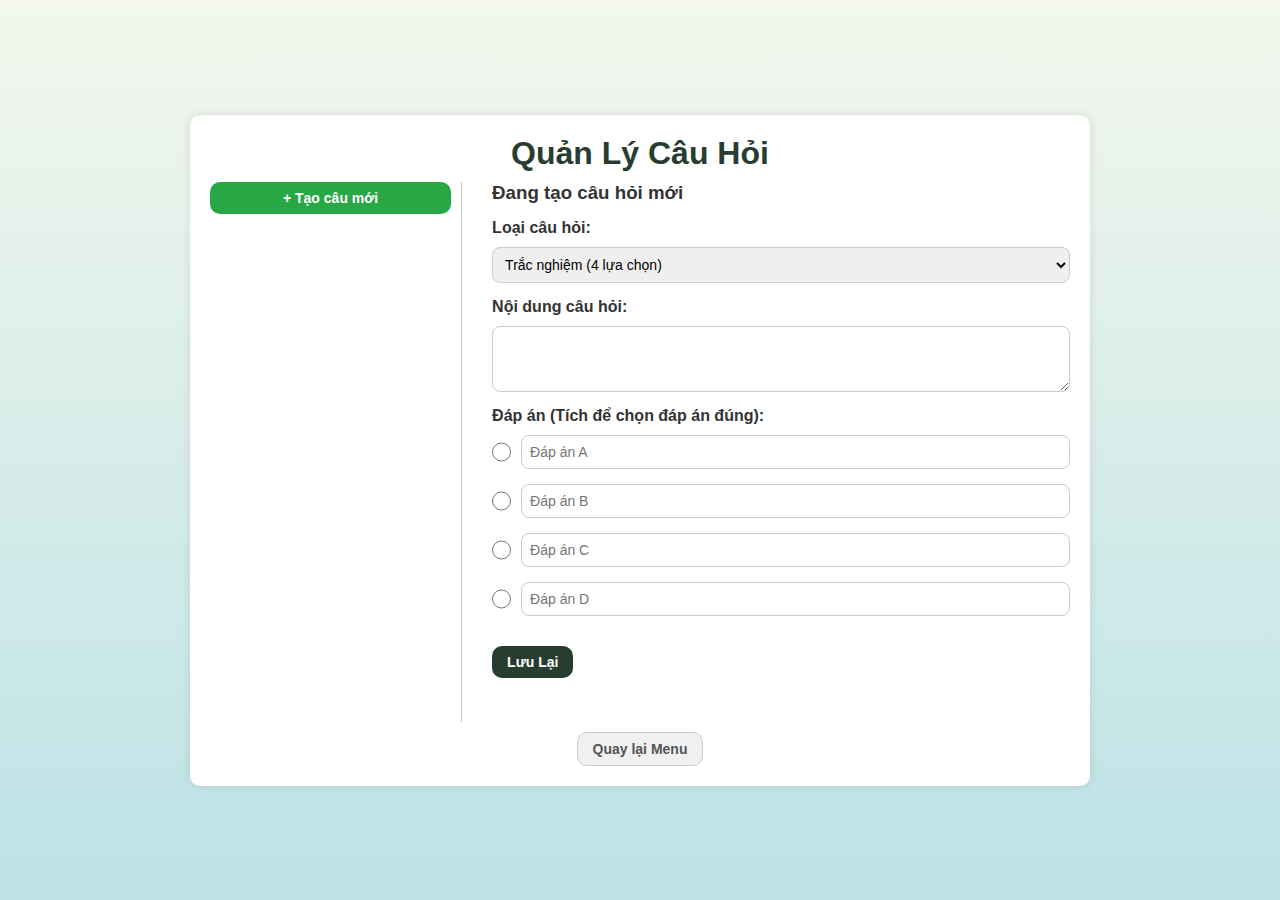
<file: add_question.html>
<!DOCTYPE html>
<html lang="vi">
<head>
    <meta charset="UTF-8">
    <meta name="viewport" content="width=device-width, initial-scale=1.0">
    <title>Quản lý câu hỏi</title>
    <link rel="stylesheet" href="./style.css">
    <style>
        /* Ghi đè style wrapper để rộng hơn cho trang quản lý */
        .wrapper { width: 90rem; max-width: 95%; padding: 2rem; }
        
        /* Layout chia 2 cột */
        .manage-container {
            display: flex;
            gap: 2rem;
            height: 60vh; /* Chiều cao cố định để scroll */
            text-align: left;
        }

        /* Cột bên trái: Danh sách */
        .sidebar {
            width: 30%;
            border-right: 1px solid #ccc;
            padding-right: 1rem;
            overflow-y: auto;
            display: flex;
            flex-direction: column;
            gap: 0.5rem;
        }
        
        .question-item {
            padding: 1rem;
            border: 1px solid #eee;
            border-radius: 8px;
            cursor: pointer;
            transition: 0.2s;
            background: #f9f9f9;
        }
        .question-item:hover { background: #e0e0e0; }
        .question-item.active {
            background: var(--main-clr);
            color: white;
            border-color: var(--main-clr);
        }
        .question-preview {
            font-size: 1.3rem;
            white-space: nowrap;
            overflow: hidden;
            text-overflow: ellipsis;
        }
        .question-index {
            font-weight: bold;
            font-size: 1.2rem;
            margin-bottom: 0.3rem;
        }

        /* Cột bên phải: Form */
        .editor {
            width: 70%;
            overflow-y: auto;
            padding-left: 1rem;
        }

        /* CSS Form */
        .form-group { margin-bottom: 1.5rem; }
        .form-group label { display: block; margin-bottom: 0.5rem; font-weight: bold; }
        .form-group textarea, .form-group select, .form-group input[type="text"] {
            width: 100%; padding: 0.8rem; border: 1px solid #ccc; border-radius: 8px; font-size: 1.4rem;
        }
        .answer-group { display: flex; align-items: center; gap: 1rem; margin-bottom: 1rem; }
        .answer-group input[type="radio"] { width: 20px; height: 20px; cursor: pointer; }
        .hidden { display: none; }
        
        .btn-group { display: flex; gap: 1rem; margin-top: 2rem; }
        .btn-small { padding: 0.8rem 1.5rem; font-size: 1.4rem; width: auto; }
        .btn-add-new { background-color: #28a745; color: white; margin-bottom: 1rem; }
    </style>
</head>
<body>

    <div class="wrapper">
        <h1 style="text-align: center; color: var(--main-clr); margin-bottom: 1rem;">Quản Lý Câu Hỏi</h1>
        
        <div class="manage-container">
            <div class="sidebar">
                <button class="btn btn-small btn-add-new" id="btn-create-new">+ Tạo câu mới</button>
                <div id="questions-list">
                    </div>
            </div>

            <div class="editor">
                <form id="question-form">
                    <h3 id="form-title" style="margin-bottom: 1.5rem;">Đang tạo câu hỏi mới</h3>
                    
                    <div class="form-group">
                        <label>Loại câu hỏi:</label>
                        <select id="question-type">
                            <option value="4-choice">Trắc nghiệm (4 lựa chọn)</option>
                            <option value="true-false">Đúng / Sai</option>
                        </select>
                    </div>

                    <div class="form-group">
                        <label>Nội dung câu hỏi:</label>
                        <textarea id="question-content" rows="3" required></textarea>
                    </div>

                    <div class="form-group">
                        <label>Đáp án (Tích để chọn đáp án đúng):</label>
                        
                        <div class="answer-group">
                            <input type="radio" name="correct-answer" value="0" required>
                            <input type="text" id="answer-0" placeholder="Đáp án A" required>
                        </div>
                        <div class="answer-group">
                            <input type="radio" name="correct-answer" value="1">
                            <input type="text" id="answer-1" placeholder="Đáp án B" required>
                        </div>
                        <div class="answer-group optional-answer">
                            <input type="radio" name="correct-answer" value="2">
                            <input type="text" id="answer-2" placeholder="Đáp án C">
                        </div>
                        <div class="answer-group optional-answer">
                            <input type="radio" name="correct-answer" value="3">
                            <input type="text" id="answer-3" placeholder="Đáp án D">
                        </div>
                    </div>

                    <div class="btn-group">
                        <button type="submit" class="btn btn-small">Lưu Lại</button>
                        <button type="button" class="btn btn-small btn-danger" id="btn-delete" style="display: none;">Xoá</button>
                    </div>
                </form>
            </div>
        </div>
        
        <div style="text-align: center; margin-top: 1rem;">
             <button class="btn btn-small btn-secondary" onclick="location.href='menu.html'">Quay lại Menu</button>
        </div>
    </div>

    <script>
        // DOM Elements
        const listContainer = document.getElementById('questions-list');
        const form = document.getElementById('question-form');
        const formTitle = document.getElementById('form-title');
        const btnCreateNew = document.getElementById('btn-create-new');
        const btnDelete = document.getElementById('btn-delete');
        
        // Inputs
        const typeSelect = document.getElementById('question-type');
        const contentInput = document.getElementById('question-content');
        const inputs = [
            document.getElementById('answer-0'),
            document.getElementById('answer-1'),
            document.getElementById('answer-2'),
            document.getElementById('answer-3')
        ];
        const radios = document.getElementsByName('correct-answer');
        const optionalAnswers = document.querySelectorAll('.optional-answer');

        // State
        let questions = JSON.parse(localStorage.getItem('customQuestions')) || [];
        let editingIndex = -1; // -1 nghĩa là đang tạo mới

        // --- HÀM RENDER DANH SÁCH BÊN TRÁI ---
        function renderList() {
            listContainer.innerHTML = '';
            questions.forEach((q, index) => {
                const div = document.createElement('div');
                div.className = `question-item ${index === editingIndex ? 'active' : ''}`;
                div.innerHTML = `
                    <div class="question-index">Câu ${index + 1}</div>
                    <div class="question-preview">${q.question || '(Trống)'}</div>
                `;
                div.addEventListener('click', () => loadQuestionToForm(index));
                listContainer.appendChild(div);
            });
        }

        // --- HÀM LOAD CÂU HỎI VÀO FORM ---
        function loadQuestionToForm(index) {
            editingIndex = index;
            const q = questions[index];
            
            // UI Update
            renderList(); // Để cập nhật class 'active'
            formTitle.innerText = `Chỉnh sửa câu ${index + 1}`;
            btnDelete.style.display = 'block';

            // Fill Data
            contentInput.value = q.question;
            
            // Xác định loại (2 hay 4 đáp án)
            if (q.answers.length === 2) {
                typeSelect.value = 'true-false';
            } else {
                typeSelect.value = '4-choice';
            }
            // Trigger sự kiện change để ẩn/hiện ô input
            typeSelect.dispatchEvent(new Event('change'));

            // Điền đáp án
            inputs.forEach((input, i) => {
                input.value = q.answers[i] || '';
            });

            // Chọn radio đúng
            const correctIdx = q.answers.indexOf(q.answer);
            if (correctIdx !== -1) {
                radios[correctIdx].checked = true;
            }
        }

        // --- HÀM RESET FORM ĐỂ TẠO MỚI ---
        function resetForm() {
            editingIndex = -1;
            form.reset();
            formTitle.innerText = "Đang tạo câu hỏi mới";
            btnDelete.style.display = 'none';
            typeSelect.value = '4-choice';
            typeSelect.dispatchEvent(new Event('change'));
            
            renderList();
        }

        // --- SỰ KIỆN: Đổi loại câu hỏi ---
        typeSelect.addEventListener('change', function() {
            if (this.value === 'true-false') {
                optionalAnswers.forEach(el => el.classList.add('hidden'));
                if(editingIndex === -1) { // Chỉ điền tự động khi tạo mới
                    inputs[0].value = "Đúng";
                    inputs[1].value = "Sai";
                }
                inputs[2].removeAttribute('required');
                inputs[3].removeAttribute('required');
            } else {
                optionalAnswers.forEach(el => el.classList.remove('hidden'));
                if(editingIndex === -1) {
                    inputs[0].value = ""; inputs[1].value = "";
                }
                inputs[2].setAttribute('required', 'true');
                inputs[3].setAttribute('required', 'true');
            }
        });

        // --- SỰ KIỆN: Lưu (Submit) ---
        form.addEventListener('submit', function(e) {
            e.preventDefault();
            
            // Lấy dữ liệu
            const type = typeSelect.value;
            let answersArr = [];
            
            if (type === 'true-false') {
                answersArr = [inputs[0].value, inputs[1].value];
            } else {
                answersArr = inputs.map(i => i.value);
            }

            // Tìm index đáp án đúng
            let correctIndex = 0;
            for(let i=0; i<radios.length; i++) {
                if(radios[i].checked) correctIndex = i;
            }

            const newQ = {
                quiz_id: editingIndex === -1 ? "custom_" + Date.now() : questions[editingIndex].quiz_id,
                question: contentInput.value,
                answers: answersArr,
                answer: answersArr[correctIndex]
            };

            if (editingIndex === -1) {
                questions.push(newQ);
            } else {
                questions[editingIndex] = newQ;
            }

            localStorage.setItem('customQuestions', JSON.stringify(questions));
            
            alert('Đã lưu thành công!');
            if (editingIndex === -1) resetForm(); 
            else renderList();
        });

        // --- SỰ KIỆN: Xoá ---
        btnDelete.addEventListener('click', function() {
            if (confirm('Bạn có chắc chắn muốn xoá câu hỏi này?')) {
                questions.splice(editingIndex, 1);
                localStorage.setItem('customQuestions', JSON.stringify(questions));
                resetForm();
                renderList();
            }
        });

        btnCreateNew.addEventListener('click', resetForm);

        // Khởi chạy
        renderList();
        typeSelect.dispatchEvent(new Event('change')); 
    </script>
</body>
</html>
</file>
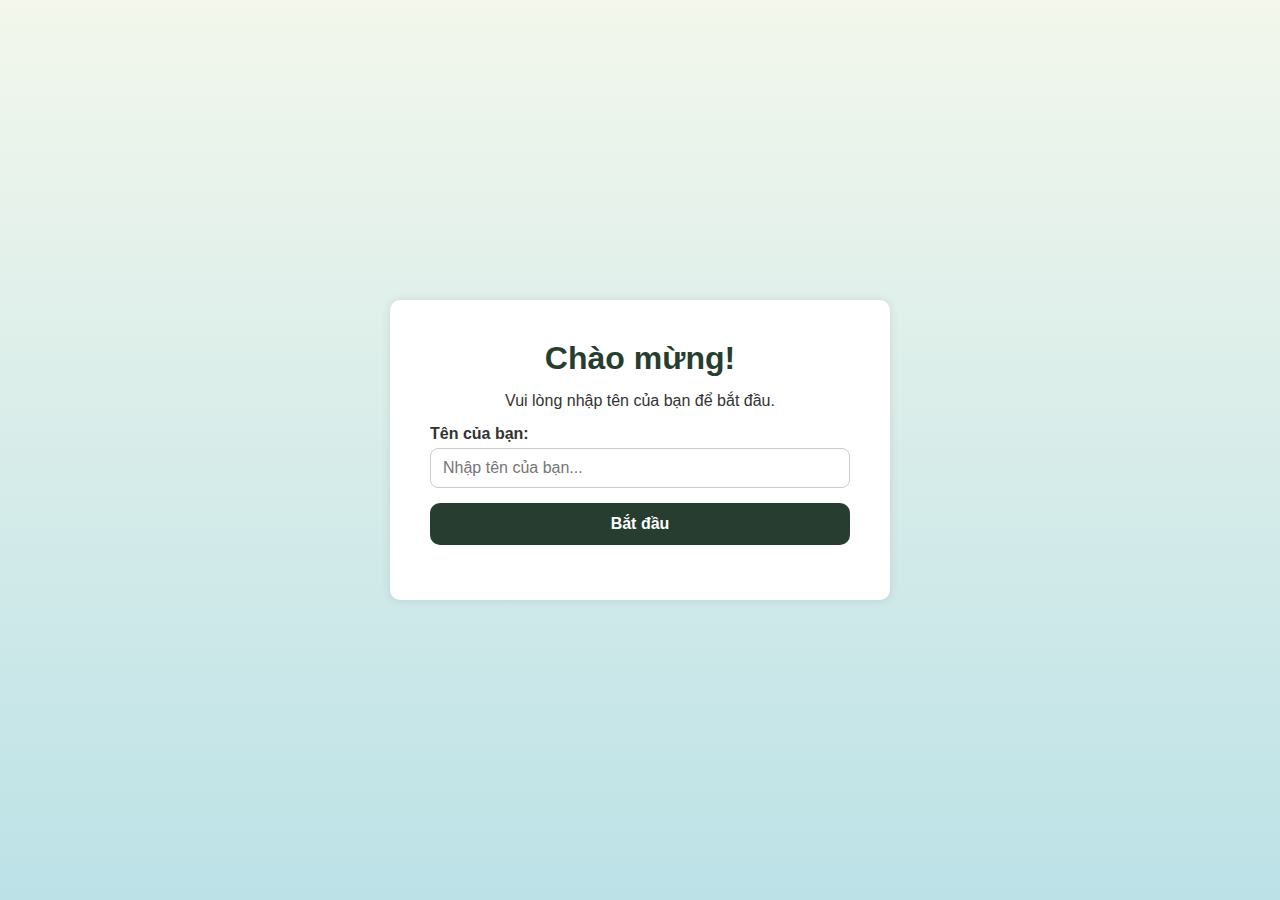
<file: login.html>
<!DOCTYPE html>
<html lang="vi">
<head>
    <meta charset="UTF-8">
    <meta name="viewport" content="width=device-width, initial-scale=1.0">
    <title>Đăng nhập - Đồ án Trắc nghiệm</title>
    <link rel="stylesheet" href="./style.css">
</head>
<body>

    <div class="wrapper">
        <form id="login-form" class="container">
            <h1>Chào mừng!</h1>
            <p>Vui lòng nhập tên của bạn để bắt đầu.</p>
            
            <div class="form-group">
                <label for="username">Tên của bạn:</label>
                <input type="text" id="username" placeholder="Nhập tên của bạn..." required>
            </div>
            
            <button type_submit="submit" class="btn">Bắt đầu</button>
        </form>
    </div>

    <script>
        // Xử lý logic đăng nhập
        document.getElementById('login-form').addEventListener('submit', function(e) {
            e.preventDefault(); // Ngăn form gửi đi
            
            const usernameInput = document.getElementById('username');
            const username = usernameInput.value.trim(); // Lấy tên và xoá khoảng trắng thừa
            
            if (username) {
                // Lưu tên người dùng vào "database" cục bộ của trình duyệt
                localStorage.setItem('currentUser', username);
                
                // Chuyển hướng đến trang menu chính
                window.location.href = 'menu.html';
            } else {
                alert('Vui lòng nhập tên của bạn!');
            }
        });
    </script>

</body>
</html>
</file>
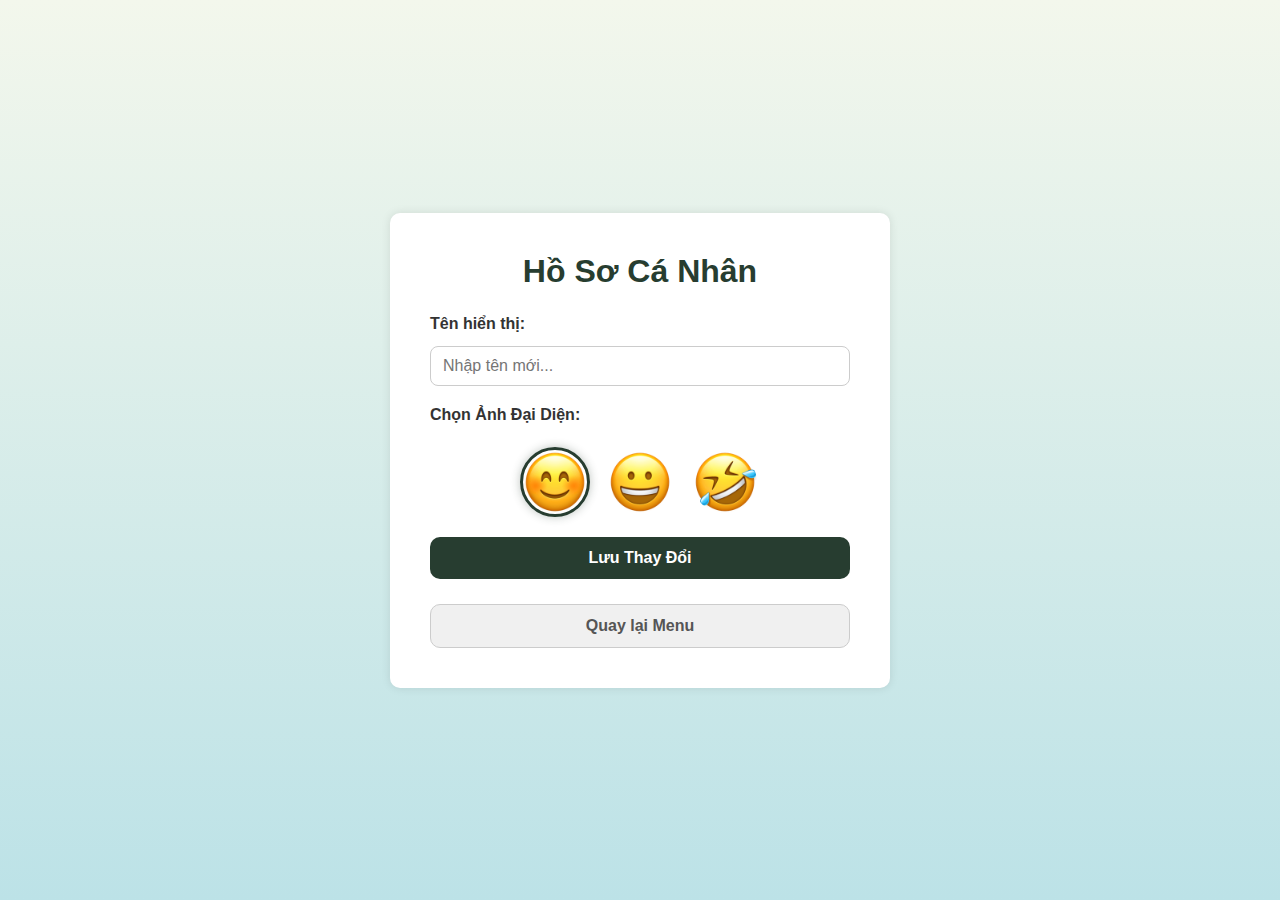
<file: profile.html>
<!DOCTYPE html>
<html lang="vi">
<head>
    <meta charset="UTF-8">
    <meta name="viewport" content="width=device-width, initial-scale=1.0">
    <title>Hồ sơ cá nhân</title>
    <link rel="stylesheet" href="style.css">
    <style>
        .avatar-selector {
            display: flex;
            justify-content: center;
            gap: 15px;
            margin-top: 10px;
        }
        .avatar-selector img {
            width: 70px;
            height: 70px;
            border-radius: 50%;
            cursor: pointer;
            border: 3px solid transparent;
            object-fit: cover;
            transition: 0.2s;
        }
        .avatar-selector img:hover {
            transform: scale(1.1);
        }
        .avatar-selector img.selected {
            border: 3px solid var(--main-clr);
            box-shadow: 0 0 10px rgba(39, 61, 48, 0.3);
        }
        
        .form-group { margin-bottom: 2rem; text-align: left; }
        .form-group label { display: block; margin-bottom: 0.8rem; font-weight: bold; }
    </style>
</head>
<body>

    <div class="wrapper">
        <div class="container">
            <h1 style="text-align: center; margin-bottom: 1rem;">Hồ Sơ Cá Nhân</h1>
            
            <form id="profile-form">
                <div class="form-group">
                    <label for="username-input">Tên hiển thị:</label>
                    <input type="text" id="username-input" required placeholder="Nhập tên mới...">
                </div>

                <div class="form-group">
                    <label>Chọn Ảnh Đại Diện:</label>
                    <div class="avatar-selector">
                        <img src="./images/avatar1.png" alt="Avatar 1" data-avatar="./images/avatar1.png">
                        <img src="./images/avatar2.png" alt="Avatar 2" data-avatar="./images/avatar2.png">
                        <img src="./images/avatar3.png" alt="Avatar 3" data-avatar="./images/avatar3.png">
                    </div>
                </div>

                <button type="submit" class="btn">Lưu Thay Đổi</button>
            </form>

            <button class="btn btn-secondary" onclick="window.location.href='menu.html'" style="margin-top: 1rem;">
                Quay lại Menu
            </button>
        </div>
    </div>

    <script>
        // DOM Elements
        const usernameInput = document.getElementById('username-input');
        const avatarImages = document.querySelectorAll('.avatar-selector img');
        let selectedAvatarUrl = '';

        // 1. Tải dữ liệu hiện tại lên form
        function loadCurrentProfile() {
            // Lấy tên
            const currentName = localStorage.getItem('currentUser');
            if (currentName) usernameInput.value = currentName;

            // Lấy Avatar
            const quizSettings = JSON.parse(localStorage.getItem('quizSettings')) || {};
            selectedAvatarUrl = quizSettings['avatar-url'] || './images/avatar1.png';

            // Highlight avatar đang chọn
            updateAvatarUI(selectedAvatarUrl);
        }

        // Hàm cập nhật giao diện chọn avatar
        function updateAvatarUI(url) {
            avatarImages.forEach(img => {
                img.classList.remove('selected');
                if (img.getAttribute('data-avatar') === url) {
                    img.classList.add('selected');
                }
            });
        }

        // 2. Xử lý click chọn avatar
        avatarImages.forEach(img => {
            img.addEventListener('click', function() {
                selectedAvatarUrl = this.getAttribute('data-avatar');
                updateAvatarUI(selectedAvatarUrl);
            });
        });

        // 3. Lưu thay đổi
        document.getElementById('profile-form').addEventListener('submit', function(e) {
            e.preventDefault();

            const newName = usernameInput.value.trim();
            if(!newName) {
                alert("Vui lòng nhập tên!");
                return;
            }

            // Lưu tên mới
            localStorage.setItem('currentUser', newName);

            // Lưu avatar mới vào quizSettings
            let quizSettings = JSON.parse(localStorage.getItem('quizSettings')) || {};
            quizSettings['avatar-url'] = selectedAvatarUrl;
            localStorage.setItem('quizSettings', JSON.stringify(quizSettings));

            alert("Cập nhật hồ sơ thành công!");
            window.location.href = 'menu.html';
        });

        // Chạy khi mở trang
        loadCurrentProfile();
    </script>

</body>
</html>
</file>
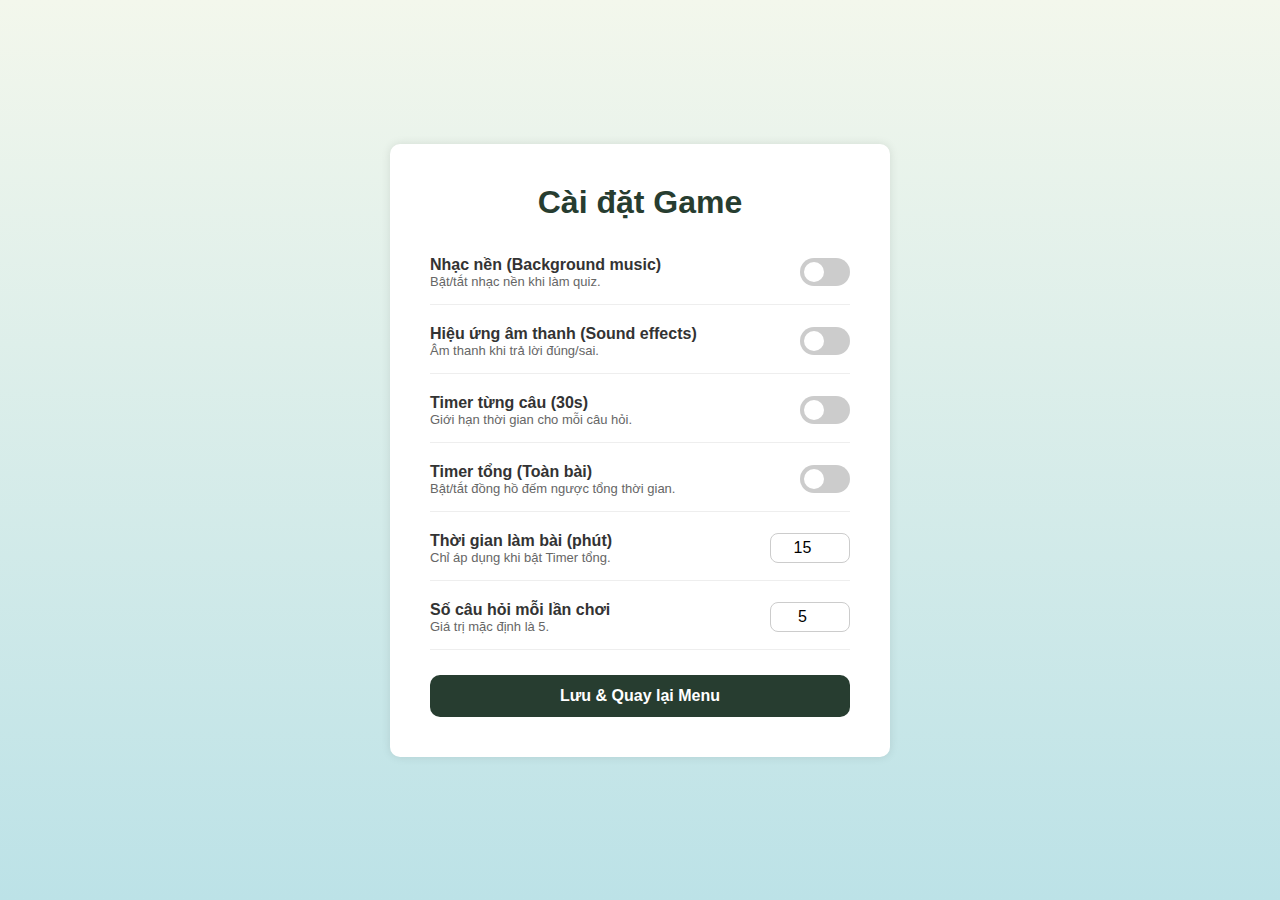
<file: settings.html>
<!DOCTYPE html>
<html lang="vi">
<head>
    <meta charset="UTF-8">
    <meta name="viewport" content="width=device-width, initial-scale=1.0">
    <title>Cài đặt - Đồ án Trắc nghiệm</title>
    <link rel="stylesheet" href="style.css">
    <style>
        .setting-item {
            display: flex;
            justify-content: space-between;
            align-items: center;
            padding: 1.5rem 0;
            border-bottom: 1px solid #eee;
        }
        .setting-item label { font-weight: 600; }
        .setting-item p { font-size: 1.3rem; color: #666; }
        
        /* Toggle Switch Style */
        .switch { position: relative; display: inline-block; width: 50px; height: 28px; }
        .switch input { display: none; }
        .slider { position: absolute; cursor: pointer; top: 0; left: 0; right: 0; bottom: 0; background-color: #ccc; transition: .4s; border-radius: 28px; }
        .slider:before { position: absolute; content: ""; height: 20px; width: 20px; left: 4px; bottom: 4px; background-color: white; transition: .4s; border-radius: 50%; }
        input:checked + .slider { background-color: var(--main-clr); }
        input:checked + .slider:before { transform: translateX(22px); }
        
        .input-number { width: 80px; padding: 0.5rem; font-size: 1.6rem; text-align: center; border: 1px solid #ccc; border-radius: 8px; }
    </style>
</head>
<body>

    <div class="wrapper">
        <div class="container" style="text-align: left; gap: 0.5rem;">
            <h1 style="text-align: center; margin-bottom: 1.5rem;">Cài đặt Game</h1>

            <div class="setting-item">
                <div>
                    <label for="bg-music">Nhạc nền (Background music)</label>
                    <p>Bật/tắt nhạc nền khi làm quiz.</p>
                </div>
                <label class="switch">
                    <input type="checkbox" id="bg-music">
                    <span class="slider"></span>
                </label>
            </div>

            <div class="setting-item">
                <div>
                    <label for="sound-fx">Hiệu ứng âm thanh (Sound effects)</label>
                    <p>Âm thanh khi trả lời đúng/sai.</p>
                </div>
                <label class="switch">
                    <input type="checkbox" id="sound-fx">
                    <span class="slider"></span>
                </label>
            </div>

            <div class="setting-item">
                <div>
                    <label for="per-question-timer">Timer từng câu (30s)</label>
                    <p>Giới hạn thời gian cho mỗi câu hỏi.</p>
                </div>
                <label class="switch">
                    <input type="checkbox" id="per-question-timer">
                    <span class="slider"></span>
                </label>
            </div>

            <div class="setting-item">
                <div>
                    <label for="timer-enabled">Timer tổng (Toàn bài)</label>
                    <p>Bật/tắt đồng hồ đếm ngược tổng thời gian.</p>
                </div>
                <label class="switch">
                    <input type="checkbox" id="timer-enabled">
                    <span class="slider"></span>
                </label>
            </div>

            <div class="setting-item">
                <div>
                    <label for="total-timer">Thời gian làm bài (phút)</label>
                    <p>Chỉ áp dụng khi bật Timer tổng.</p>
                </div>
                <input type="number" id="total-timer" class="input-number" min="1" value="15">
            </div>
            
            <div class="setting-item">
                <div>
                    <label for="question-count">Số câu hỏi mỗi lần chơi</label>
                    <p>Giá trị mặc định là 5.</p>
                </div>
                <input type="number" id="question-count" class="input-number" min="1" max="50" value="5">
            </div>

            <div class="menu-buttons" style="margin-top: 2rem;">
                <button class="btn" onclick="location.href='menu.html'">
                    Lưu & Quay lại Menu
                </button>
            </div>
        </div>
    </div>

    <script>
        document.addEventListener('DOMContentLoaded', function() {
            // Định nghĩa các key và giá trị mặc định (đã bỏ phần avatar)
            const settingsMap = {
                'bg-music': false,
                'sound-fx': false,
                'timer-enabled': false,
                'per-question-timer': false,
                'question-count': 5,
                'total-timer': 15
            };

            // Hàm lưu cài đặt
            function saveSettings() {
                let savedSettings = JSON.parse(localStorage.getItem('quizSettings')) || {}; // Lấy setting cũ để không mất avatar
                
                for (const key in settingsMap) {
                    const element = document.getElementById(key);
                    if (element.type === 'checkbox') {
                        savedSettings[key] = element.checked;
                    } else {
                        savedSettings[key] = element.value;
                    }
                }
                localStorage.setItem('quizSettings', JSON.stringify(savedSettings));
            }

            // Hàm tải cài đặt
            function loadSettings() {
                let savedSettings = JSON.parse(localStorage.getItem('quizSettings'));
                
                if (!savedSettings) {
                    savedSettings = settingsMap;
                    localStorage.setItem('quizSettings', JSON.stringify(savedSettings));
                }
                
                for (const key in settingsMap) {
                    const element = document.getElementById(key);
                    if (element) {
                        if (element.type === 'checkbox') {
                            element.checked = savedSettings[key];
                        } else {
                            element.value = savedSettings[key];
                        }
                    }
                }
            }

            loadSettings();

            // Tự động lưu khi thay đổi
            for (const key in settingsMap) {
                document.getElementById(key).addEventListener('change', saveSettings);
            }
        });
    </script>

</body>
</html>
</file>
<file: style.css>
/* --- CSS dùng chung cho Login và Menu --- */
* {
  padding: 0;
  margin: 0;
  box-sizing: border-box;
}
html {
  font-size: 62.5%;
}
body {
  font-size: 1.6rem;
  font-family: "Segoe UI", Tahoma, Geneva, Verdana, sans-serif;
  /* Lấy nền gradient từ file main.css của bạn */
  background: linear-gradient(to bottom, #f3f7ec, #bce2e7);
  height: 100vh;
  display: flex;
  justify-content: center;
  align-items: center;
  color: #333;
}

:root {
  /* Lấy màu chủ đạo từ file main.css của bạn */
  --main-clr: #273d30;
}

/* Khung wrapper chính */
.wrapper {
  background-color: white;
  min-height: 30rem;
  width: 50rem;
  border-radius: 10px;
  box-shadow: 0 0 10px rgba(0, 0, 0, 0.1);
  padding: 4rem;
}

.container {
  display: flex;
  flex-direction: column;
  gap: 1.5rem;
  text-align: center;
}

h1 {
  color: var(--main-clr);
}

/* --- Trang Login --- */
.form-group {
  text-align: left;
  display: flex;
  flex-direction: column;
  gap: 0.5rem;
}
.form-group label {
  font-weight: 600;
}
.form-group input {
  font-size: 1.6rem;
  padding: 1rem 1.2rem;
  border: 1px solid #ccc;
  border-radius: 8px;
}
.form-group input:focus {
  outline: 2px solid var(--main-clr);
  border-color: transparent;
}

/* --- Trang Menu --- */
.menu-buttons {
  display: flex;
  flex-direction: column;
  gap: 1.2rem;
  margin-top: 2rem;
}
#welcome-message {
  font-size: 2.8rem;
}


/* --- Nút bấm (Button) --- */
.btn {
  padding: 1.2rem 2.5rem;
  background: var(--main-clr);
  border-radius: 10px;
  color: white;
  font-weight: bold;
  font-size: 1.6rem;
  border: none;
  cursor: pointer;
  transition: 0.3s ease;
  width: 100%;
}

.btn:hover {
  opacity: 0.8;
}

.btn-secondary {
  background: #f0f0f0;
  color: #555;
  border: 1px solid #ccc;
}
.btn-secondary:hover {
  background: #e0e0e0;
  opacity: 1;
}

.btn-danger {
    background: #dc3545;
}
.btn-danger:hover {
    background: #c82333;
    opacity: 1;
}
</file>
